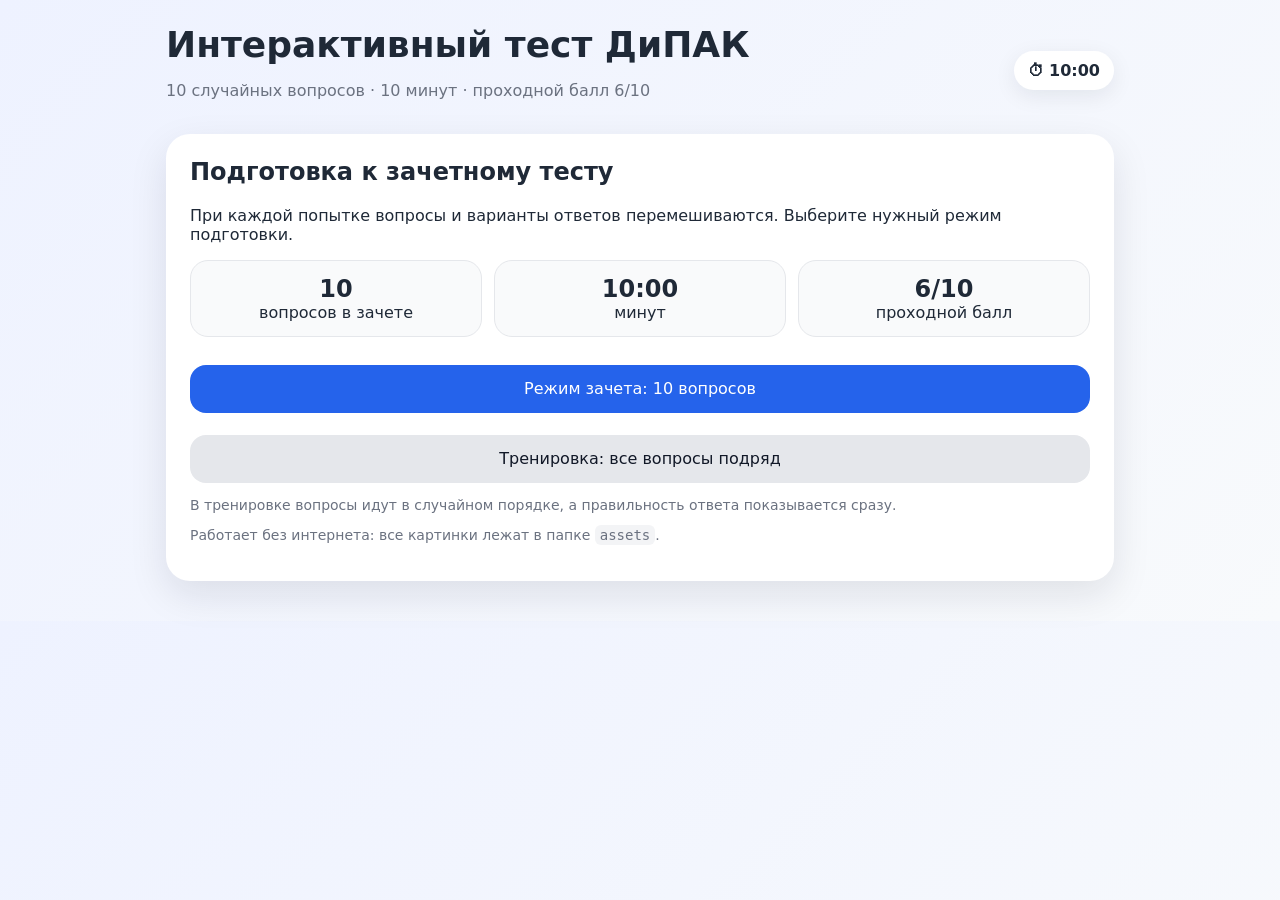
<file: index.html>
<!doctype html>
<html lang="ru">
<head>
  <meta charset="utf-8">
  <meta name="viewport" content="width=device-width, initial-scale=1, viewport-fit=cover">
  <meta name="apple-mobile-web-app-capable" content="yes">
  <meta name="theme-color" content="#2563eb">
  <title>Интерактивный тест ДиПАК</title>
  <link rel="stylesheet" href="style.css">
</head>
<body>
  <main class="wrap">
    <header class="header">
      <div>
        <h1>Интерактивный тест ДиПАК</h1>
        <p class="muted">10 случайных вопросов · 10 минут · проходной балл 6/10</p>
      </div>
      <div class="pill" id="timerPill">⏱ 10:00</div>
    </header>

    <section id="start" class="card">
      <h2>Подготовка к зачетному тесту</h2>
      <p>При каждой попытке вопросы и варианты ответов перемешиваются. Выберите нужный режим подготовки.</p>
      <div class="grid">
        <div class="stat"><strong>10</strong><span>вопросов в зачете</span></div>
        <div class="stat"><strong>10:00</strong><span>минут</span></div>
        <div class="stat"><strong>6/10</strong><span>проходной балл</span></div>
      </div>
      <div class="mode-actions">
        <button type="button" class="primary wide" id="startBtn">Режим зачета: 10 вопросов</button>
        <button type="button" class="secondary wide" id="practiceBtn">Тренировка: все вопросы подряд</button>
      </div>
      <p class="small muted">В тренировке вопросы идут в случайном порядке, а правильность ответа показывается сразу.</p>
      <p class="small muted">Работает без интернета: все картинки лежат в папке <code>assets</code>.</p>
    </section>

    <section id="quiz" class="card hidden">
      <div class="topbar">
        <div><strong id="counter">Вопрос 1 из 10</strong><div class="small muted" id="topic"></div></div>
        <div class="progress"><div id="bar"></div></div>
      </div>
      <div class="question" id="question"></div>
      <div class="qimage hidden" id="qimage"></div>
      <div class="answers" id="answers"></div>
      <div class="feedback hidden" id="feedback"></div>
      <div class="actions">
        <button type="button" class="secondary" id="prevBtn">Назад</button>
        <button type="button" class="primary" id="nextBtn">Далее</button>
      </div>
    </section>

    <section id="finish" class="card hidden result">
      <h2>Результат</h2>
      <div class="big" id="scoreText"></div>
      <p id="passText"></p>
      <div class="actions center">
        <button type="button" class="primary" id="retryBtn">Новая попытка</button>
        <button type="button" class="secondary" id="reviewBtn">Показать разбор</button>
      </div>
      <div class="review hidden" id="review"></div>
    </section>
  </main>

<script src="script.js"></script>
</body>
</html>
</file>
<file: style.css>
:root { --bg:#f6f7fb; --card:#fff; --text:#1f2937; --muted:#6b7280; --accent:#2563eb; --good:#16a34a; --bad:#dc2626; --warn:#f59e0b; }
* { box-sizing: border-box; -webkit-tap-highlight-color: transparent; }
html { -webkit-text-size-adjust: 100%; }
body { margin:0; font-family: system-ui, -apple-system, BlinkMacSystemFont, "Segoe UI", Roboto, Arial, sans-serif; color:var(--text); background:linear-gradient(135deg,#eef2ff,#f8fafc); }
.wrap { max-width: 980px; margin: 0 auto; padding: 24px; padding-left: max(16px, env(safe-area-inset-left)); padding-right: max(16px, env(safe-area-inset-right)); }
.header { display:flex; gap:16px; justify-content:space-between; align-items:center; margin-bottom:18px; }
h1 { margin:0; font-size: clamp(24px, 4vw, 36px); }
h2 { margin-top:0; }
.pill { display:inline-flex; gap:8px; align-items:center; padding:10px 14px; border-radius:999px; background:var(--card); box-shadow:0 6px 22px rgba(15,23,42,.08); font-weight:700; white-space:nowrap; }
.card { background:var(--card); border-radius:24px; padding:24px; box-shadow:0 14px 38px rgba(15,23,42,.10); margin:16px 0; }
.muted { color:var(--muted); }
.small { font-size: 14px; }
.grid { display:grid; grid-template-columns: repeat(3, minmax(0,1fr)); gap:12px; margin:16px 0; }
.stat { background:#f9fafb; border:1px solid #e5e7eb; border-radius:18px; padding:14px; text-align:center; }
.stat strong { display:block; font-size:24px; }
button { appearance:none; -webkit-appearance:none; border:0; border-radius:16px; padding:14px 18px; min-height:48px; font-weight:800; cursor:pointer; touch-action: manipulation; font: inherit; }
button:active { transform: scale(.99); }
button:disabled { cursor:not-allowed; opacity:.55; transform:none; }
.primary { background:var(--accent); color:white; }
.secondary { background:#e5e7eb; color:#111827; }
.wide { width: 100%; margin-top: 12px; }
.topbar { display:flex; flex-wrap:wrap; gap:10px; justify-content:space-between; align-items:center; margin-bottom:16px; }
.progress { height:12px; background:#e5e7eb; border-radius:999px; overflow:hidden; flex:1; min-width:220px; }
.progress > div { height:100%; width:0%; background:var(--accent); transition:.2s width; }
.question { font-size:21px; font-weight:800; line-height:1.35; margin: 10px 0 18px; }
.qimage { margin: 12px 0 18px; text-align:center; }
.qimage img { max-width: min(100%, 680px); max-height: 360px; object-fit: contain; border-radius: 14px; border: 1px solid #e5e7eb; background: #fff; padding: 8px; box-shadow: 0 6px 18px rgba(15,23,42,.08); }
.answers { display:grid; gap:12px; }
.answer { width:100%; text-align:left; padding:15px 16px; background:#f9fafb; border:2px solid #e5e7eb; color:#111827; font-weight:650; }
.answer.selected { border-color:var(--accent); background:#dbeafe; }
.actions { display:flex; gap:12px; justify-content:space-between; margin-top:18px; }
.actions.center { justify-content:center; flex-wrap: wrap; }
.hidden { display:none !important; }
.result { text-align:center; }
.big { font-size:42px; font-weight:900; margin:12px 0; }
.review { margin-top:22px; text-align:left; }
.review-item { padding:14px 0; border-top:1px solid #e5e7eb; }
.review-item img { display:block; max-width:min(100%, 420px); max-height:220px; object-fit:contain; border:1px solid #e5e7eb; border-radius:10px; padding:6px; background:#fff; margin:10px 0; }
.good { color:var(--good); font-weight:800; }
.bad { color:var(--bad); font-weight:800; }
code { background:#f3f4f6; padding:2px 5px; border-radius:6px; }
@media (max-width: 700px) { .header { display:block; } .pill { margin-top:10px; } .grid { grid-template-columns:1fr; } .wrap { padding-top:16px; } .card { padding:18px; border-radius:20px; } .question { font-size:18px; } .actions { flex-direction:column; } .actions button { width:100%; } .qimage img { max-height: 300px; } }
.mode-actions { display:grid; gap:10px; margin-top: 12px; }
.feedback { margin-top:14px; padding:14px 16px; border-radius:16px; font-weight:800; }
.feedback.ok { color:var(--good); background:#dcfce7; border:1px solid #bbf7d0; }
.feedback.fail { color:var(--bad); background:#fee2e2; border:1px solid #fecaca; }
.answer.correct { border-color:var(--good); background:#dcfce7; }
.answer.incorrect { border-color:var(--bad); background:#fee2e2; }
</file>
